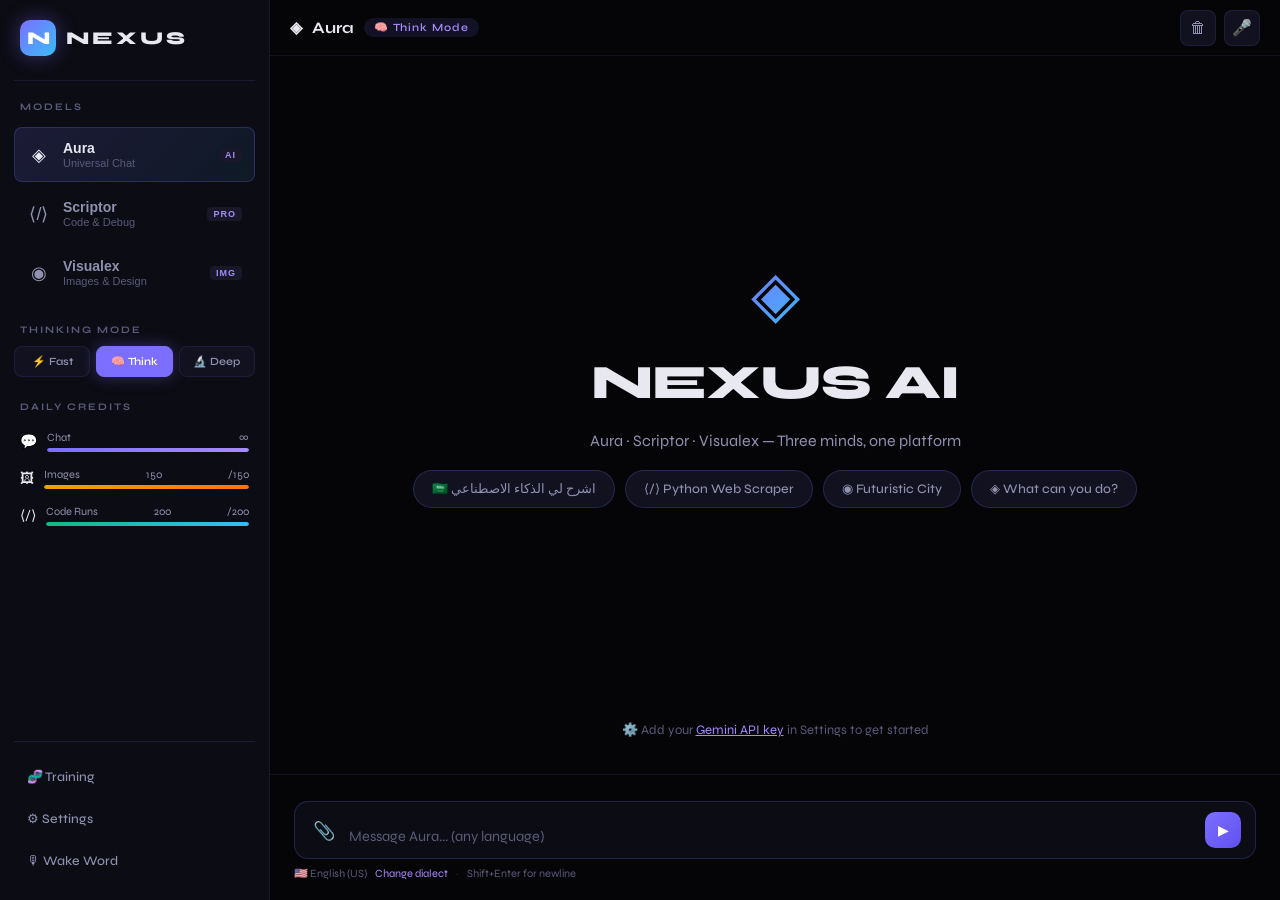
<file: index.html>
<!DOCTYPE html>
<html lang="en" dir="ltr">
<head>
<meta charset="UTF-8"/>
<meta name="viewport" content="width=device-width, initial-scale=1.0"/>
<title>NEXUS AI — Aura · Scriptor · Visualex</title>
<link rel="preconnect" href="https://fonts.googleapis.com"/>
<link href="https://fonts.googleapis.com/css2?family=Syne:wght@400;500;600;700;800&family=JetBrains+Mono:wght@300;400;500;700&family=Noto+Sans+Arabic:wght@300;400;500;700&display=swap" rel="stylesheet"/>
<link rel="stylesheet" href="styles.css"/>
</head>
<body>

<!-- Wake Word Overlay -->
<div id="wakeOverlay" class="wake-overlay hidden">
  <div class="wake-pulse"></div>
  <div class="wake-text">Listening for <span>"Hey Aura"</span></div>
</div>

<!-- Sidebar -->
<aside class="sidebar" id="sidebar">
  <div class="sidebar-logo">
    <div class="logo-mark">N</div>
    <span class="logo-text">NEXUS</span>
  </div>

  <nav class="model-nav">
    <div class="nav-label">MODELS</div>
    <button class="model-btn active" data-model="aura" onclick="switchModel('aura')">
      <span class="model-icon">◈</span>
      <div class="model-info">
        <div class="model-name">Aura</div>
        <div class="model-desc">Universal Chat</div>
      </div>
      <span class="model-badge">AI</span>
    </button>
    <button class="model-btn" data-model="scriptor" onclick="switchModel('scriptor')">
      <span class="model-icon">⟨/⟩</span>
      <div class="model-info">
        <div class="model-name">Scriptor</div>
        <div class="model-desc">Code & Debug</div>
      </div>
      <span class="model-badge">PRO</span>
    </button>
    <button class="model-btn" data-model="visualex" onclick="switchModel('visualex')">
      <span class="model-icon">◉</span>
      <div class="model-info">
        <div class="model-name">Visualex</div>
        <div class="model-desc">Images & Design</div>
      </div>
      <span class="model-badge">IMG</span>
    </button>
  </nav>

  <div class="mode-section">
    <div class="nav-label">THINKING MODE</div>
    <div class="mode-pills">
      <button class="mode-pill" data-mode="fast" onclick="setMode('fast')">⚡ Fast</button>
      <button class="mode-pill active" data-mode="think" onclick="setMode('think')">🧠 Think</button>
      <button class="mode-pill" data-mode="deep" onclick="setMode('deep')">🔬 Deep</button>
    </div>
  </div>

  <div class="credits-panel">
    <div class="nav-label">DAILY CREDITS</div>
    <div class="credit-row">
      <span class="credit-icon">💬</span>
      <div class="credit-bar-wrap">
        <div class="credit-label">Chat <span id="chatCredits">∞</span></div>
        <div class="credit-bar"><div class="credit-fill" style="width:100%" id="chatBar"></div></div>
      </div>
    </div>
    <div class="credit-row">
      <span class="credit-icon">🖼</span>
      <div class="credit-bar-wrap">
        <div class="credit-label">Images <span id="imgCredits">150</span>/150</div>
        <div class="credit-bar"><div class="credit-fill img" style="width:100%" id="imgBar"></div></div>
      </div>
    </div>
    <div class="credit-row">
      <span class="credit-icon">⟨/⟩</span>
      <div class="credit-bar-wrap">
        <div class="credit-label">Code Runs <span id="codeCredits">200</span>/200</div>
        <div class="credit-bar"><div class="credit-fill code" style="width:100%" id="codeBar"></div></div>
      </div>
    </div>
  </div>

  <div class="sidebar-footer">
    <button class="footer-btn" onclick="openTraining()">🧬 Training</button>
    <button class="footer-btn" onclick="openSettings()">⚙ Settings</button>
    <button class="footer-btn wake-toggle" onclick="toggleWake()" id="wakeBtn">🎙 Wake Word</button>
  </div>
</aside>

<!-- Main Area -->
<main class="main" id="main">
  <!-- Top Bar -->
  <header class="topbar">
    <button class="menu-btn" onclick="toggleSidebar()">☰</button>
    <div class="topbar-model">
      <span id="topModelIcon">◈</span>
      <span id="topModelName">Aura</span>
      <span class="topbar-mode" id="topMode">Think Mode</span>
    </div>
    <div class="topbar-actions">
      <button class="icon-btn" onclick="clearChat()" title="Clear">🗑</button>
      <button class="icon-btn voice-btn" onclick="toggleVoice()" id="voiceBtn" title="Voice">🎤</button>
    </div>
  </header>

  <!-- Chat Panel -->
  <section class="chat-panel" id="chatPanel">
    <div class="messages" id="messages">
      <div class="welcome-screen" id="welcomeScreen">
        <div class="welcome-glyph">◈</div>
        <h1 class="welcome-title">NEXUS AI</h1>
        <p class="welcome-sub">Aura · Scriptor · Visualex — Three minds, one platform</p>
        <div class="welcome-chips">
          <button class="chip" onclick="sendQuick('اشرح لي الذكاء الاصطناعي')">🇸🇦 اشرح لي الذكاء الاصطناعي</button>
          <button class="chip" onclick="sendQuick('Write a Python web scraper')">⟨/⟩ Python Web Scraper</button>
          <button class="chip" onclick="switchModel('visualex');sendQuick('Generate a futuristic city at sunset')">◉ Futuristic City</button>
          <button class="chip" onclick="sendQuick('What can you do?')">◈ What can you do?</button>
        </div>
      </div>
    </div>

    <!-- Input Area -->
    <div class="input-area">
      <div class="input-extras" id="inputExtras">
        <!-- Visualex style picker shows here -->
      </div>
      <div class="input-box">
        <button class="attach-btn" onclick="document.getElementById('fileAttach').click()" title="Attach">📎</button>
        <input type="file" id="fileAttach" multiple accept="image/*,.txt,.pdf,.js,.py,.html,.css" style="display:none" onchange="handleAttach(event)"/>
        <textarea id="msgInput" placeholder="Message Aura..." rows="1" onkeydown="handleKey(event)" oninput="autoResize(this)"></textarea>
        <button class="send-btn" onclick="sendMessage()" id="sendBtn">
          <span>▶</span>
        </button>
      </div>
      <div class="input-hint">
        <span id="dialectLabel">🌍 English</span>
        <button class="hint-btn" onclick="cycleDialect()">Change dialect</button>
        <span class="hint-sep">·</span>
        <span>Shift+Enter for newline</span>
      </div>
    </div>
  </section>

  <!-- Visualex Panel (Image Generation) -->
  <section class="visualex-panel hidden" id="visualexPanel">
    <div class="vx-grid" id="vxGrid">
      <div class="vx-empty">
        <div class="vx-empty-icon">◉</div>
        <p>Describe an image in any language</p>
        <p class="vx-hint">Arabic text inside images is fully supported</p>
      </div>
    </div>
  </section>

  <!-- Code Runner Panel -->
  <div class="code-runner hidden" id="codeRunner">
    <div class="runner-header">
      <span>Code Output</span>
      <button onclick="closeRunner()">✕</button>
    </div>
    <iframe id="runnerFrame" sandbox="allow-scripts allow-modals"></iframe>
  </div>
</main>

<!-- Settings Modal -->
<div class="modal-overlay hidden" id="settingsModal">
  <div class="modal">
    <div class="modal-header">
      <h2>⚙ Settings</h2>
      <button class="modal-close" onclick="closeModal('settingsModal')">✕</button>
    </div>
    <div class="modal-body">
      <div class="setting-group">
        <label>Gemini API Key</label>
        <input type="password" id="geminiKey" placeholder="AIza..." class="setting-input"/>
        <p class="setting-hint">Get free key at <a href="https://aistudio.google.com" target="_blank">aistudio.google.com</a></p>
      </div>
      <div class="setting-group">
        <label>Voice Dialect</label>
        <select id="dialectSelect" class="setting-input" onchange="saveDialect()">
          <option value="en-US">English (US)</option>
          <option value="en-GB">English (UK)</option>
          <option value="ar-EG">Arabic (Egyptian 🇪🇬)</option>
          <option value="ar-SA">Arabic (Saudi 🇸🇦)</option>
          <option value="ar-MA">Arabic (Moroccan 🇲🇦)</option>
          <option value="ar-LB">Arabic (Lebanese 🇱🇧)</option>
          <option value="fr-FR">French 🇫🇷</option>
          <option value="de-DE">German 🇩🇪</option>
          <option value="es-ES">Spanish 🇪🇸</option>
          <option value="tr-TR">Turkish 🇹🇷</option>
        </select>
      </div>
      <div class="setting-group">
        <label>Wake Word</label>
        <input type="text" id="wakeWordInput" value="hey aura" class="setting-input"/>
      </div>
      <div class="setting-group">
        <label>Image Style Default</label>
        <select id="imgStyleDefault" class="setting-input">
          <option value="photorealistic">Photorealistic</option>
          <option value="cinematic">Cinematic</option>
          <option value="anime">Anime</option>
          <option value="digital art">Digital Art</option>
          <option value="oil painting">Oil Painting</option>
          <option value="watercolor">Watercolor</option>
        </select>
      </div>
      <button class="modal-save" onclick="saveSettings()">Save Settings</button>
    </div>
  </div>
</div>

<!-- Training Modal -->
<div class="modal-overlay hidden" id="trainingModal">
  <div class="modal modal-wide">
    <div class="modal-header">
      <h2>🧬 Training Center</h2>
      <button class="modal-close" onclick="closeModal('trainingModal')">✕</button>
    </div>
    <div class="modal-body">
      <p class="training-intro">Upload files to train all three models. Training data is stored locally and shapes every response.</p>
      <div class="training-zones">
        <div class="train-zone" onclick="document.getElementById('trainChat').click()">
          <div class="tz-icon">💬</div>
          <div class="tz-title">WhatsApp / Chat Exports</div>
          <div class="tz-desc">.txt files — learns your writing style</div>
          <input type="file" id="trainChat" multiple accept=".txt" style="display:none" onchange="trainFromFiles(event,'chat')"/>
        </div>
        <div class="train-zone" onclick="document.getElementById('trainImg').click()">
          <div class="tz-icon">🖼</div>
          <div class="tz-title">Reference Images</div>
          <div class="tz-desc">JPG/PNG — trains Visualex style preferences</div>
          <input type="file" id="trainImg" multiple accept="image/*" style="display:none" onchange="trainFromFiles(event,'image')"/>
        </div>
        <div class="train-zone" onclick="document.getElementById('trainVoice').click()">
          <div class="tz-icon">🎙</div>
          <div class="tz-title">Voice Samples</div>
          <div class="tz-desc">MP3/WAV — trains voice recognition</div>
          <input type="file" id="trainVoice" multiple accept="audio/*" style="display:none" onchange="trainFromFiles(event,'voice')"/>
        </div>
        <div class="train-zone" onclick="document.getElementById('trainDocs').click()">
          <div class="tz-icon">📄</div>
          <div class="tz-title">Documents & Knowledge</div>
          <div class="tz-desc">PDF/TXT — adds to Aura's knowledge base</div>
          <input type="file" id="trainDocs" multiple accept=".txt,.pdf,.md" style="display:none" onchange="trainFromFiles(event,'knowledge')"/>
        </div>
      </div>
      <div class="training-log" id="trainingLog">
        <div class="tlog-header">Training Log</div>
        <div id="tlogContent">No training data yet. Upload files above.</div>
      </div>
      <div class="training-stats" id="trainingStats"></div>
    </div>
  </div>
</div>

<!-- Voice Modal -->
<div class="modal-overlay hidden" id="voiceModal">
  <div class="modal modal-sm">
    <div class="modal-header">
      <h2>🎤 Voice Chat</h2>
      <button class="modal-close" onclick="closeVoiceModal()">✕</button>
    </div>
    <div class="modal-body voice-modal-body">
      <div class="voice-orb" id="voiceOrb">
        <div class="orb-ring"></div>
        <div class="orb-ring r2"></div>
        <span class="orb-icon">🎤</span>
      </div>
      <div class="voice-status" id="voiceStatus">Tap to start speaking</div>
      <div class="voice-transcript" id="voiceTranscript"></div>
      <div class="voice-actions">
        <button class="voice-action-btn" onclick="startListening()">🎤 Speak</button>
        <button class="voice-action-btn stop" onclick="stopListening()">⏹ Stop</button>
      </div>
      <div class="dialect-display">Dialect: <strong id="activeDialect">English (US)</strong></div>
    </div>
  </div>
</div>

<script src="core.js"></script>
<script src="gemini.js"></script>
<script src="visualex.js"></script>
<script src="scriptor.js"></script>
<script src="voice.js"></script>
<script src="training.js"></script>
<script src="app.js"></script>
</body>
</html>
</file>
<file: styles.css>
/* ============================================
   NEXUS AI — Design System
   ============================================ */
:root {
  --bg: #050508;
  --bg1: #0c0c14;
  --bg2: #111120;
  --bg3: #181828;
  --border: rgba(120,120,255,0.12);
  --border2: rgba(120,120,255,0.22);
  --accent: #7c6fff;
  --accent2: #a78bfa;
  --accent3: #38bdf8;
  --gold: #f59e0b;
  --green: #10b981;
  --red: #ef4444;
  --text: #e8e8f0;
  --text2: #9090b0;
  --text3: #5a5a7a;
  --font: 'Syne', sans-serif;
  --mono: 'JetBrains Mono', monospace;
  --arabic: 'Noto Sans Arabic', sans-serif;
  --sidebar-w: 270px;
  --radius: 14px;
  --radius-sm: 8px;
}

*, *::before, *::after { box-sizing: border-box; margin: 0; padding: 0; }

html, body {
  height: 100%;
  background: var(--bg);
  color: var(--text);
  font-family: var(--font);
  font-size: 15px;
  overflow: hidden;
}

/* ---- Scrollbar ---- */
::-webkit-scrollbar { width: 4px; }
::-webkit-scrollbar-track { background: transparent; }
::-webkit-scrollbar-thumb { background: var(--border2); border-radius: 4px; }

/* ============================================ SIDEBAR */
.sidebar {
  position: fixed; left: 0; top: 0; bottom: 0;
  width: var(--sidebar-w);
  background: var(--bg1);
  border-right: 1px solid var(--border);
  display: flex; flex-direction: column;
  padding: 20px 14px;
  z-index: 100;
  transition: transform .3s cubic-bezier(.4,0,.2,1);
}

.sidebar-logo {
  display: flex; align-items: center; gap: 10px;
  padding: 0 6px 24px;
  border-bottom: 1px solid var(--border);
  margin-bottom: 20px;
}
.logo-mark {
  width: 36px; height: 36px;
  background: linear-gradient(135deg, var(--accent), var(--accent3));
  border-radius: 10px;
  display: flex; align-items: center; justify-content: center;
  font-weight: 800; font-size: 18px; color: #fff;
  box-shadow: 0 0 20px rgba(124,111,255,0.4);
}
.logo-text { font-size: 18px; font-weight: 800; letter-spacing: 3px; color: var(--text); }

.nav-label {
  font-size: 10px; font-weight: 700; letter-spacing: 2px;
  color: var(--text3); margin-bottom: 10px; padding: 0 6px;
}

.model-nav { display: flex; flex-direction: column; gap: 4px; margin-bottom: 24px; }

.model-btn {
  display: flex; align-items: center; gap: 12px;
  padding: 12px 12px;
  border-radius: var(--radius-sm);
  border: 1px solid transparent;
  background: transparent;
  color: var(--text2);
  cursor: pointer;
  transition: all .2s;
  text-align: left;
  width: 100%;
}
.model-btn:hover { background: var(--bg2); color: var(--text); }
.model-btn.active {
  background: linear-gradient(135deg, rgba(124,111,255,0.15), rgba(56,189,248,0.08));
  border-color: var(--border2);
  color: var(--text);
}
.model-icon { font-size: 18px; width: 24px; text-align: center; flex-shrink: 0; }
.model-info { flex: 1; }
.model-name { font-weight: 700; font-size: 14px; }
.model-desc { font-size: 11px; color: var(--text3); margin-top: 1px; }
.model-badge {
  font-size: 9px; font-weight: 700; letter-spacing: 1px;
  padding: 2px 6px; border-radius: 4px;
  background: var(--bg3); color: var(--accent2);
}

.mode-section { margin-bottom: 24px; }
.mode-pills { display: flex; gap: 6px; }
.mode-pill {
  flex: 1; padding: 8px 4px; border-radius: 8px;
  border: 1px solid var(--border);
  background: var(--bg2); color: var(--text2);
  font-family: var(--font); font-size: 11px; font-weight: 600;
  cursor: pointer; transition: all .2s;
}
.mode-pill:hover { border-color: var(--accent); color: var(--text); }
.mode-pill.active {
  background: var(--accent); color: #fff;
  border-color: var(--accent);
  box-shadow: 0 0 16px rgba(124,111,255,0.35);
}

.credits-panel { margin-bottom: auto; }
.credit-row {
  display: flex; align-items: center; gap: 10px;
  padding: 8px 6px;
}
.credit-icon { font-size: 14px; }
.credit-bar-wrap { flex: 1; }
.credit-label {
  font-size: 11px; color: var(--text2);
  display: flex; justify-content: space-between;
  margin-bottom: 4px;
}
.credit-bar {
  height: 4px; background: var(--bg3); border-radius: 4px; overflow: hidden;
}
.credit-fill {
  height: 100%; background: linear-gradient(90deg, var(--accent), var(--accent2));
  border-radius: 4px; transition: width .5s ease;
}
.credit-fill.img { background: linear-gradient(90deg, var(--gold), #f97316); }
.credit-fill.code { background: linear-gradient(90deg, var(--green), var(--accent3)); }

.sidebar-footer {
  display: flex; flex-direction: column; gap: 4px;
  padding-top: 16px; border-top: 1px solid var(--border);
}
.footer-btn {
  padding: 10px 12px; border-radius: 8px;
  background: transparent; border: 1px solid transparent;
  color: var(--text2); font-family: var(--font);
  font-size: 13px; font-weight: 500;
  cursor: pointer; text-align: left;
  transition: all .2s;
}
.footer-btn:hover { background: var(--bg2); color: var(--text); border-color: var(--border); }
.footer-btn.wake-toggle.active { color: var(--accent2); }

/* ============================================ MAIN */
.main {
  margin-left: var(--sidebar-w);
  height: 100vh;
  display: flex; flex-direction: column;
  position: relative;
}

/* ---- Topbar ---- */
.topbar {
  height: 56px;
  border-bottom: 1px solid var(--border);
  display: flex; align-items: center;
  padding: 0 20px; gap: 16px;
  background: var(--bg); flex-shrink: 0;
  backdrop-filter: blur(10px);
}
.menu-btn {
  display: none; background: none; border: none;
  color: var(--text2); font-size: 20px; cursor: pointer;
}
.topbar-model {
  flex: 1; display: flex; align-items: center; gap: 10px;
  font-weight: 700; font-size: 16px;
}
.topbar-mode {
  font-size: 11px; font-weight: 600; letter-spacing: 1px;
  color: var(--accent2); background: rgba(124,111,255,0.12);
  padding: 3px 10px; border-radius: 20px;
}
.topbar-actions { display: flex; gap: 8px; }
.icon-btn {
  width: 36px; height: 36px; border-radius: 8px;
  background: var(--bg2); border: 1px solid var(--border);
  color: var(--text2); cursor: pointer; font-size: 16px;
  display: flex; align-items: center; justify-content: center;
  transition: all .2s;
}
.icon-btn:hover { background: var(--bg3); color: var(--text); border-color: var(--border2); }
.icon-btn.active { color: var(--accent2); border-color: var(--accent); }

/* ============================================ CHAT */
.chat-panel {
  flex: 1; display: flex; flex-direction: column; overflow: hidden;
}

.messages {
  flex: 1; overflow-y: auto; padding: 24px 0;
  display: flex; flex-direction: column; gap: 24px;
}

/* Welcome */
.welcome-screen {
  display: flex; flex-direction: column; align-items: center;
  justify-content: center; flex: 1; text-align: center;
  padding: 40px 24px; gap: 20px;
  animation: fadeIn .6s ease;
}
.welcome-glyph {
  font-size: 64px;
  background: linear-gradient(135deg, var(--accent), var(--accent3));
  -webkit-background-clip: text; -webkit-text-fill-color: transparent;
  animation: pulse 3s infinite;
}
@keyframes pulse { 0%,100%{opacity:1} 50%{opacity:.6} }
.welcome-title { font-size: 48px; font-weight: 800; letter-spacing: -1px; }
.welcome-sub { color: var(--text2); font-size: 16px; }
.welcome-chips { display: flex; flex-wrap: wrap; gap: 10px; justify-content: center; }
.chip {
  padding: 10px 18px; border-radius: 24px;
  border: 1px solid var(--border2);
  background: var(--bg2); color: var(--text2);
  font-family: var(--font); font-size: 13px; font-weight: 500;
  cursor: pointer; transition: all .2s;
}
.chip:hover { background: var(--bg3); color: var(--text); border-color: var(--accent); }

/* Messages */
.msg {
  display: flex; gap: 14px;
  padding: 0 24px;
  animation: slideIn .3s ease;
  max-width: 900px; width: 100%; margin: 0 auto;
  align-self: stretch;
}
@keyframes slideIn { from{opacity:0;transform:translateY(8px)} to{opacity:1;transform:none} }
@keyframes fadeIn { from{opacity:0} to{opacity:1} }

.msg.user { flex-direction: row-reverse; }

.msg-avatar {
  width: 36px; height: 36px; border-radius: 10px;
  display: flex; align-items: center; justify-content: center;
  font-size: 16px; flex-shrink: 0;
}
.msg.ai .msg-avatar { background: linear-gradient(135deg, var(--accent), var(--accent3)); }
.msg.user .msg-avatar { background: var(--bg3); }

.msg-content { flex: 1; max-width: 80%; }
.msg.user .msg-content { display: flex; justify-content: flex-end; }

.msg-bubble {
  padding: 14px 18px; border-radius: 16px;
  line-height: 1.7; font-size: 14.5px;
}
.msg.ai .msg-bubble {
  background: var(--bg1); border: 1px solid var(--border);
  border-radius: 4px 16px 16px 16px;
}
.msg.user .msg-bubble {
  background: linear-gradient(135deg, var(--accent), #6050ef);
  color: #fff; border-radius: 16px 4px 16px 16px;
}

/* Arabic support in messages */
.msg-bubble[dir="rtl"] { text-align: right; font-family: var(--arabic), var(--font); }

/* Code blocks */
.code-block {
  margin: 12px 0; border-radius: 10px; overflow: hidden;
  border: 1px solid var(--border2);
}
.code-header {
  display: flex; align-items: center; justify-content: space-between;
  padding: 8px 14px;
  background: var(--bg3); font-family: var(--mono); font-size: 12px;
  color: var(--text3);
}
.code-header button {
  background: var(--bg2); border: 1px solid var(--border);
  color: var(--text2); padding: 4px 10px; border-radius: 6px;
  font-family: var(--font); font-size: 11px; cursor: pointer;
  transition: all .2s;
}
.code-header button:hover { background: var(--accent); color: #fff; border-color: var(--accent); }
.code-body {
  background: #0a0a18; padding: 16px;
  font-family: var(--mono); font-size: 13px;
  overflow-x: auto; line-height: 1.6;
  color: #c8d3f5;
}
.code-actions { display: flex; gap: 6px; padding: 8px 14px; background: var(--bg3); }
.run-btn {
  padding: 5px 14px; border-radius: 6px;
  background: var(--green); color: #fff;
  border: none; font-family: var(--font); font-size: 12px;
  font-weight: 600; cursor: pointer; transition: all .2s;
}
.run-btn:hover { background: #0ea472; }
.copy-btn {
  padding: 5px 14px; border-radius: 6px;
  background: var(--bg2); color: var(--text2);
  border: 1px solid var(--border); font-family: var(--font);
  font-size: 12px; cursor: pointer; transition: all .2s;
}
.copy-btn:hover { background: var(--bg3); color: var(--text); }

/* Typing indicator */
.typing-indicator {
  display: flex; align-items: center; gap: 6px;
  padding: 12px 18px; color: var(--text3); font-size: 13px;
}
.typing-dots { display: flex; gap: 4px; }
.typing-dots span {
  width: 6px; height: 6px; border-radius: 50%;
  background: var(--accent); opacity: .4;
  animation: blink 1.4s infinite;
}
.typing-dots span:nth-child(2) { animation-delay: .2s; }
.typing-dots span:nth-child(3) { animation-delay: .4s; }
@keyframes blink { 0%,100%{opacity:.4} 50%{opacity:1} }

/* ============================================ INPUT AREA */
.input-area {
  padding: 16px 24px 20px;
  border-top: 1px solid var(--border);
  background: var(--bg);
}
.input-extras { display: flex; gap: 8px; margin-bottom: 10px; flex-wrap: wrap; }

.input-box {
  display: flex; align-items: flex-end; gap: 10px;
  background: var(--bg1); border: 1px solid var(--border2);
  border-radius: var(--radius); padding: 10px 14px;
  transition: border-color .2s;
}
.input-box:focus-within { border-color: var(--accent); }

.attach-btn {
  background: none; border: none; color: var(--text3);
  cursor: pointer; font-size: 18px; padding: 4px;
  transition: color .2s; flex-shrink: 0; margin-bottom: 2px;
}
.attach-btn:hover { color: var(--accent2); }

#msgInput {
  flex: 1; background: none; border: none; outline: none;
  color: var(--text); font-family: var(--font); font-size: 14.5px;
  resize: none; max-height: 160px; line-height: 1.6;
}
#msgInput::placeholder { color: var(--text3); }
#msgInput[dir="rtl"] { font-family: var(--arabic), var(--font); }

.send-btn {
  width: 36px; height: 36px; border-radius: 10px;
  background: linear-gradient(135deg, var(--accent), #6050ef);
  border: none; color: #fff; font-size: 14px;
  cursor: pointer; transition: all .2s; flex-shrink: 0;
  display: flex; align-items: center; justify-content: center;
}
.send-btn:hover { transform: scale(1.05); box-shadow: 0 0 20px rgba(124,111,255,0.5); }
.send-btn:disabled { opacity: .5; cursor: not-allowed; transform: none; }

.input-hint {
  display: flex; align-items: center; gap: 8px;
  padding-top: 8px; font-size: 11px; color: var(--text3);
}
.hint-btn {
  background: none; border: none; color: var(--accent2);
  font-size: 11px; cursor: pointer; font-family: var(--font);
}
.hint-btn:hover { text-decoration: underline; }
.hint-sep { opacity: .4; }

/* Style pills for Visualex */
.style-pill {
  padding: 6px 14px; border-radius: 20px;
  border: 1px solid var(--border);
  background: var(--bg2); color: var(--text2);
  font-family: var(--font); font-size: 12px;
  cursor: pointer; transition: all .2s;
}
.style-pill:hover, .style-pill.active {
  background: var(--bg3); color: var(--text);
  border-color: var(--gold);
}

/* ============================================ VISUALEX PANEL */
.visualex-panel {
  flex: 1; overflow-y: auto; padding: 24px;
}
.vx-empty {
  display: flex; flex-direction: column; align-items: center;
  justify-content: center; height: 100%; text-align: center;
  color: var(--text2); gap: 12px;
}
.vx-empty-icon { font-size: 48px; opacity: .4; }
.vx-hint { font-size: 13px; color: var(--text3); }

.vx-grid {
  display: grid; grid-template-columns: repeat(auto-fill, minmax(280px, 1fr));
  gap: 16px;
}
.vx-card {
  border-radius: var(--radius); overflow: hidden;
  border: 1px solid var(--border);
  background: var(--bg1); animation: fadeIn .4s ease;
  position: relative;
}
.vx-card img { width: 100%; display: block; aspect-ratio: 1; object-fit: cover; }
.vx-card-info { padding: 12px 14px; }
.vx-card-prompt { font-size: 12px; color: var(--text2); line-height: 1.5; }
.vx-card-actions { display: flex; gap: 8px; margin-top: 10px; }
.vx-btn {
  padding: 5px 12px; border-radius: 6px;
  background: var(--bg2); border: 1px solid var(--border);
  color: var(--text2); font-size: 11px; cursor: pointer;
  font-family: var(--font); transition: all .2s;
}
.vx-btn:hover { color: var(--text); border-color: var(--border2); }

.vx-loading {
  aspect-ratio: 1; border-radius: var(--radius);
  background: var(--bg2); border: 1px solid var(--border);
  display: flex; align-items: center; justify-content: center;
  flex-direction: column; gap: 12px; color: var(--text3);
}
.vx-spinner {
  width: 36px; height: 36px; border-radius: 50%;
  border: 3px solid var(--border); border-top-color: var(--gold);
  animation: spin 1s linear infinite;
}
@keyframes spin { to { transform: rotate(360deg); } }

/* ============================================ CODE RUNNER */
.code-runner {
  position: fixed; bottom: 0; right: 0; left: var(--sidebar-w);
  height: 45vh; background: var(--bg1);
  border-top: 1px solid var(--border2);
  z-index: 50; flex-direction: column;
  display: flex;
}
.code-runner.hidden { display: none; }
.runner-header {
  display: flex; align-items: center; justify-content: space-between;
  padding: 10px 16px; border-bottom: 1px solid var(--border);
  font-size: 13px; font-weight: 600; color: var(--text2);
}
.runner-header button {
  background: none; border: none; color: var(--text3);
  cursor: pointer; font-size: 16px;
}
#runnerFrame {
  flex: 1; border: none; background: #fff;
}

/* ============================================ MODALS */
.modal-overlay {
  position: fixed; inset: 0; z-index: 200;
  background: rgba(0,0,0,0.7); backdrop-filter: blur(4px);
  display: flex; align-items: center; justify-content: center;
  animation: fadeIn .2s ease;
}
.modal-overlay.hidden { display: none; }

.modal {
  background: var(--bg1); border: 1px solid var(--border2);
  border-radius: 20px; padding: 0; width: 480px;
  max-width: 95vw; max-height: 90vh; overflow: hidden;
  display: flex; flex-direction: column;
  animation: slideIn .25s ease;
}
.modal-wide { width: 720px; }
.modal-sm { width: 380px; }

.modal-header {
  display: flex; align-items: center; justify-content: space-between;
  padding: 20px 24px 16px;
  border-bottom: 1px solid var(--border);
}
.modal-header h2 { font-size: 18px; font-weight: 700; }
.modal-close {
  background: none; border: none; color: var(--text3);
  font-size: 18px; cursor: pointer; transition: color .2s;
}
.modal-close:hover { color: var(--text); }

.modal-body { padding: 24px; overflow-y: auto; }

.setting-group { margin-bottom: 20px; }
.setting-group label {
  display: block; font-size: 12px; font-weight: 600;
  letter-spacing: 1px; color: var(--text3); margin-bottom: 8px;
  text-transform: uppercase;
}
.setting-input {
  width: 100%; padding: 11px 14px; border-radius: var(--radius-sm);
  background: var(--bg2); border: 1px solid var(--border2);
  color: var(--text); font-family: var(--font); font-size: 14px;
  outline: none; transition: border-color .2s;
}
.setting-input:focus { border-color: var(--accent); }
.setting-hint { font-size: 12px; color: var(--text3); margin-top: 6px; }
.setting-hint a { color: var(--accent2); }

.modal-save {
  width: 100%; padding: 13px; border-radius: var(--radius-sm);
  background: linear-gradient(135deg, var(--accent), #6050ef);
  color: #fff; border: none; font-family: var(--font);
  font-size: 15px; font-weight: 600; cursor: pointer;
  transition: all .2s; margin-top: 8px;
}
.modal-save:hover { transform: translateY(-1px); box-shadow: 0 4px 20px rgba(124,111,255,0.4); }

/* Training */
.training-intro {
  color: var(--text2); font-size: 14px; line-height: 1.6; margin-bottom: 20px;
}
.training-zones {
  display: grid; grid-template-columns: 1fr 1fr; gap: 12px; margin-bottom: 20px;
}
.train-zone {
  padding: 20px; border-radius: var(--radius);
  border: 2px dashed var(--border2); background: var(--bg2);
  text-align: center; cursor: pointer; transition: all .2s;
}
.train-zone:hover { border-color: var(--accent); background: var(--bg3); }
.tz-icon { font-size: 28px; margin-bottom: 8px; }
.tz-title { font-size: 13px; font-weight: 600; margin-bottom: 4px; }
.tz-desc { font-size: 11px; color: var(--text3); }

.training-log {
  background: var(--bg); border: 1px solid var(--border);
  border-radius: var(--radius-sm); overflow: hidden;
}
.tlog-header {
  padding: 10px 14px; font-size: 11px; font-weight: 700;
  letter-spacing: 1px; color: var(--text3); background: var(--bg2);
}
#tlogContent {
  padding: 14px; font-family: var(--mono); font-size: 12px;
  color: var(--text2); line-height: 1.7; max-height: 200px; overflow-y: auto;
}

.training-stats {
  display: flex; flex-wrap: wrap; gap: 10px; margin-top: 14px;
}
.train-stat {
  padding: 8px 14px; border-radius: 8px;
  background: var(--bg2); border: 1px solid var(--border);
  font-size: 12px; color: var(--text2);
}
.train-stat strong { color: var(--accent2); }

/* Voice modal */
.voice-modal-body {
  display: flex; flex-direction: column; align-items: center; gap: 16px;
}
.voice-orb {
  width: 100px; height: 100px; position: relative;
  display: flex; align-items: center; justify-content: center; cursor: pointer;
}
.orb-ring {
  position: absolute; inset: 0; border-radius: 50%;
  border: 2px solid var(--accent); opacity: .4;
  animation: orbPulse 2s infinite;
}
.orb-ring.r2 { animation-delay: 1s; inset: -10px; }
@keyframes orbPulse { 0%,100%{transform:scale(1);opacity:.4} 50%{transform:scale(1.1);opacity:.1} }
.orb-icon { font-size: 32px; z-index: 1; }
.voice-status { font-size: 14px; color: var(--text2); }
.voice-transcript {
  min-height: 60px; text-align: center; font-size: 15px;
  color: var(--text); font-style: italic; padding: 0 10px;
}
.voice-actions { display: flex; gap: 10px; }
.voice-action-btn {
  padding: 10px 20px; border-radius: 10px;
  background: var(--accent); color: #fff;
  border: none; font-family: var(--font); font-size: 13px;
  cursor: pointer; transition: all .2s;
}
.voice-action-btn.stop { background: var(--red); }
.voice-action-btn:hover { opacity: .85; }
.dialect-display { font-size: 12px; color: var(--text3); }

/* Wake overlay */
.wake-overlay {
  position: fixed; inset: 0; z-index: 999;
  background: rgba(124,111,255,0.06); backdrop-filter: blur(2px);
  display: flex; flex-direction: column;
  align-items: center; justify-content: center; gap: 16px;
  pointer-events: none;
}
.wake-overlay.hidden { display: none; }
.wake-pulse {
  width: 80px; height: 80px; border-radius: 50%;
  background: var(--accent); opacity: .15;
  animation: wakeAnim 1.5s ease-in-out infinite;
}
@keyframes wakeAnim { 0%,100%{transform:scale(1)} 50%{transform:scale(2)} }
.wake-text { font-size: 18px; color: var(--accent2); font-weight: 600; }
.wake-text span { color: var(--text); }

/* ============================================ UTILS */
.hidden { display: none !important; }

/* Syntax highlighting colors */
.kw { color: #a78bfa; }
.str { color: #86efac; }
.num { color: #fbbf24; }
.cm { color: #475569; font-style: italic; }
.fn { color: #38bdf8; }

/* Attached files preview */
.attach-preview {
  display: flex; flex-wrap: wrap; gap: 8px; margin-bottom: 10px;
}
.attach-item {
  display: flex; align-items: center; gap: 6px;
  padding: 5px 10px; border-radius: 6px;
  background: var(--bg2); border: 1px solid var(--border);
  font-size: 12px; color: var(--text2);
}
.attach-item button {
  background: none; border: none; color: var(--text3); cursor: pointer;
}

/* ============================================ RESPONSIVE */
@media (max-width: 768px) {
  :root { --sidebar-w: 0px; }
  .sidebar { transform: translateX(-270px); width: 270px; }
  .sidebar.open { transform: translateX(0); --sidebar-w: 270px; }
  .main { margin-left: 0; }
  .code-runner { left: 0; }
  .menu-btn { display: flex; }
  .training-zones { grid-template-columns: 1fr; }
}

/* Image generation loading shimmer */
@keyframes shimmer {
  0% { background-position: -400px 0; }
  100% { background-position: 400px 0; }
}
.shimmer {
  background: linear-gradient(90deg, var(--bg2) 25%, var(--bg3) 50%, var(--bg2) 75%);
  background-size: 400px 100%;
  animation: shimmer 1.5s infinite;
}

/* Toast notification */
.toast {
  position: fixed; bottom: 24px; left: 50%; transform: translateX(-50%);
  padding: 12px 24px; border-radius: 30px;
  background: var(--bg2); border: 1px solid var(--border2);
  color: var(--text); font-size: 14px; font-weight: 500;
  z-index: 999; animation: toastIn .3s ease;
  pointer-events: none;
}
@keyframes toastIn { from{opacity:0;transform:translateX(-50%) translateY(10px)} to{opacity:1;transform:translateX(-50%) translateY(0)} }

/* Markdown-like rendering */
.msg-bubble h1,.msg-bubble h2,.msg-bubble h3 {
  font-weight: 700; margin: 12px 0 6px;
}
.msg-bubble h1 { font-size: 20px; }
.msg-bubble h2 { font-size: 17px; }
.msg-bubble h3 { font-size: 15px; }
.msg-bubble p { margin: 6px 0; }
.msg-bubble ul,.msg-bubble ol { padding-left: 20px; margin: 6px 0; }
.msg-bubble li { margin: 3px 0; }
.msg-bubble strong { font-weight: 700; color: var(--text); }
.msg-bubble em { font-style: italic; color: var(--text2); }
.msg-bubble code {
  background: var(--bg3); padding: 1px 6px;
  border-radius: 4px; font-family: var(--mono); font-size: 13px;
}
.msg-bubble table {
  border-collapse: collapse; width: 100%; margin: 10px 0;
}
.msg-bubble th,.msg-bubble td {
  border: 1px solid var(--border); padding: 8px 12px; font-size: 13px;
}
.msg-bubble th { background: var(--bg2); font-weight: 600; }
</file>
